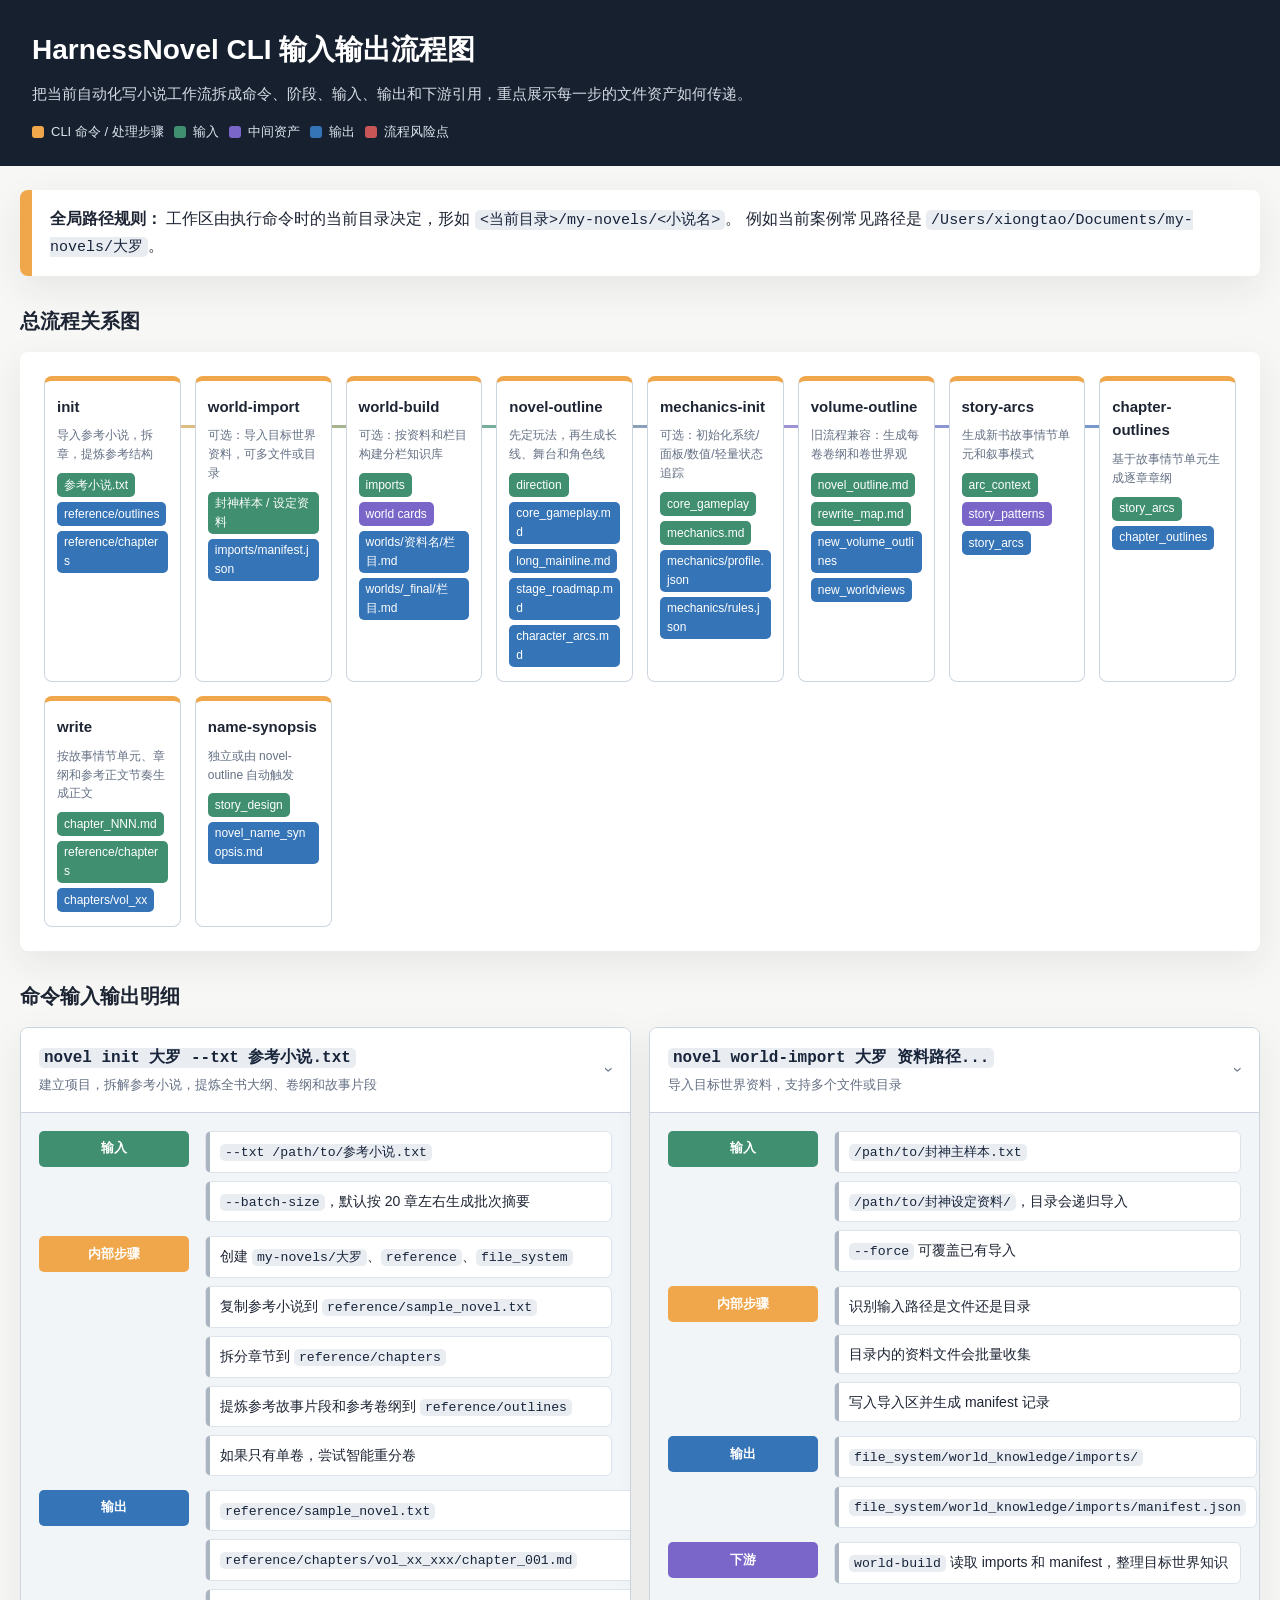
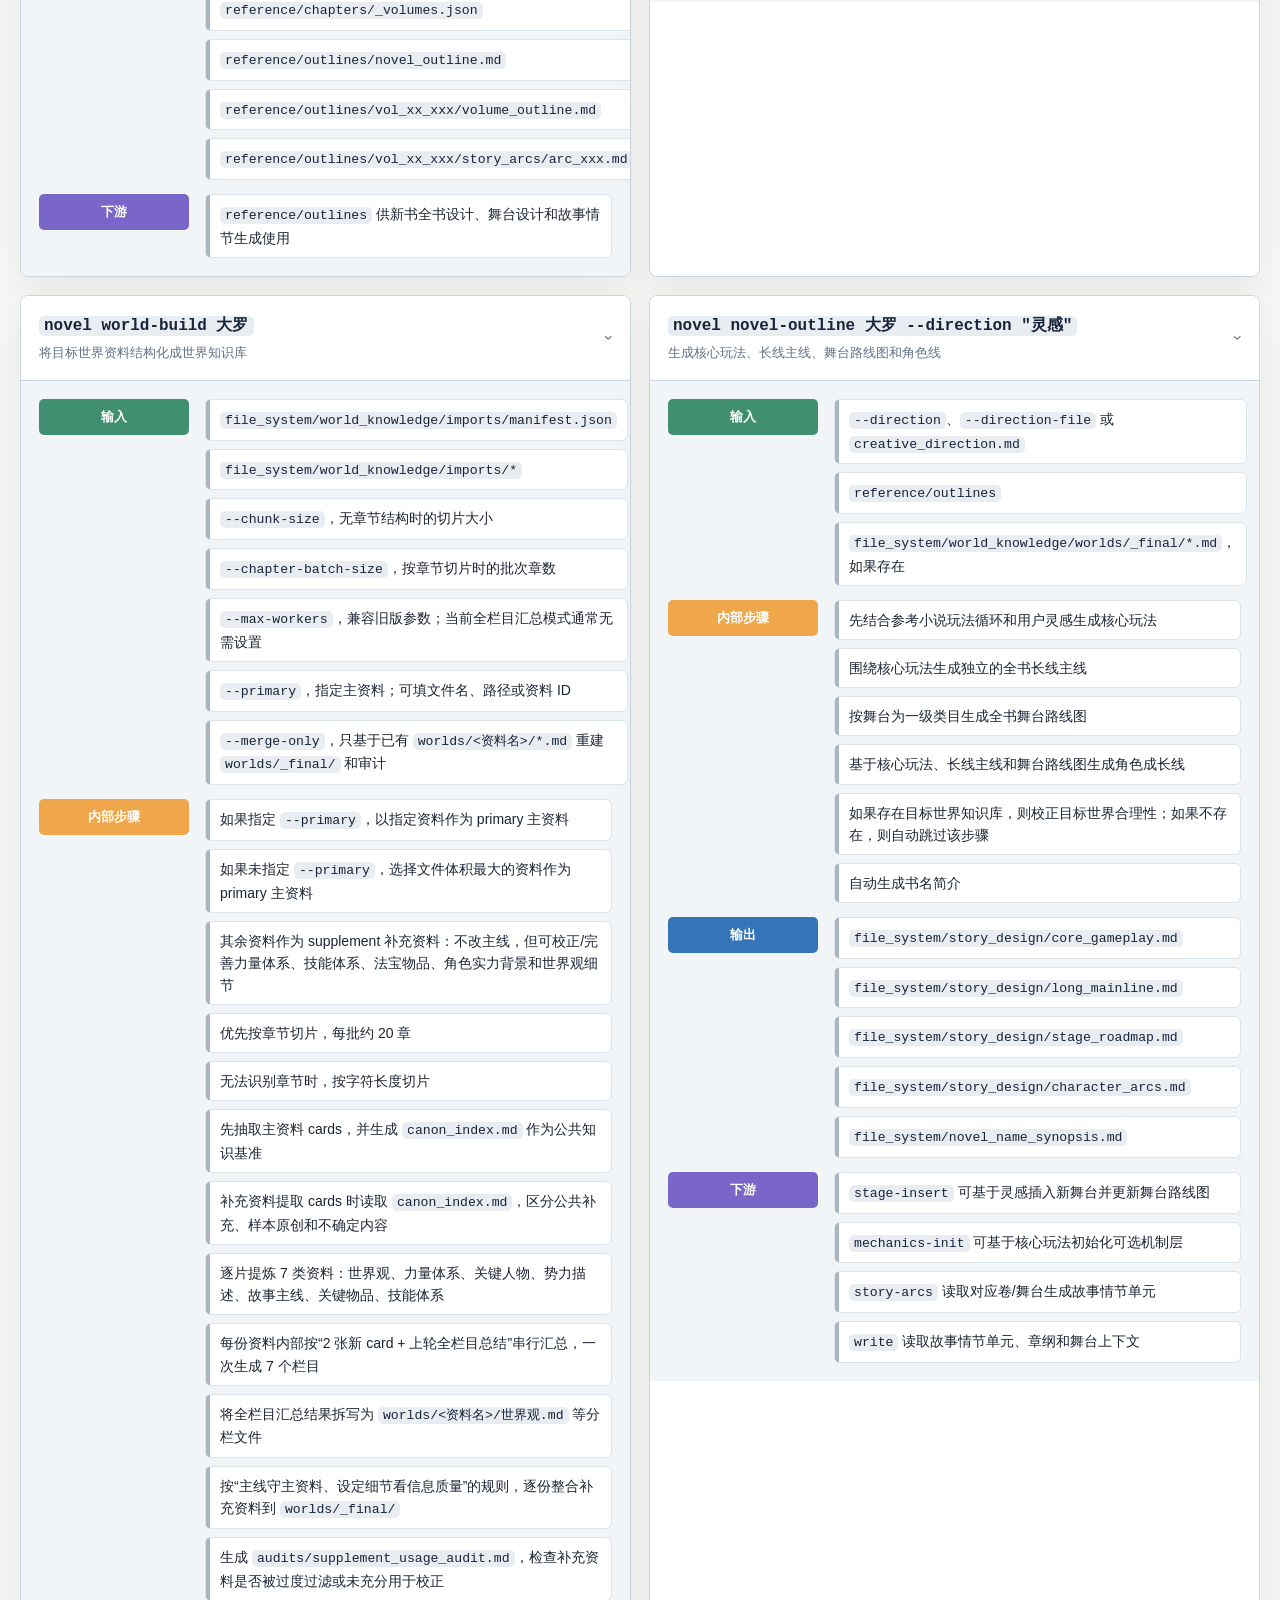
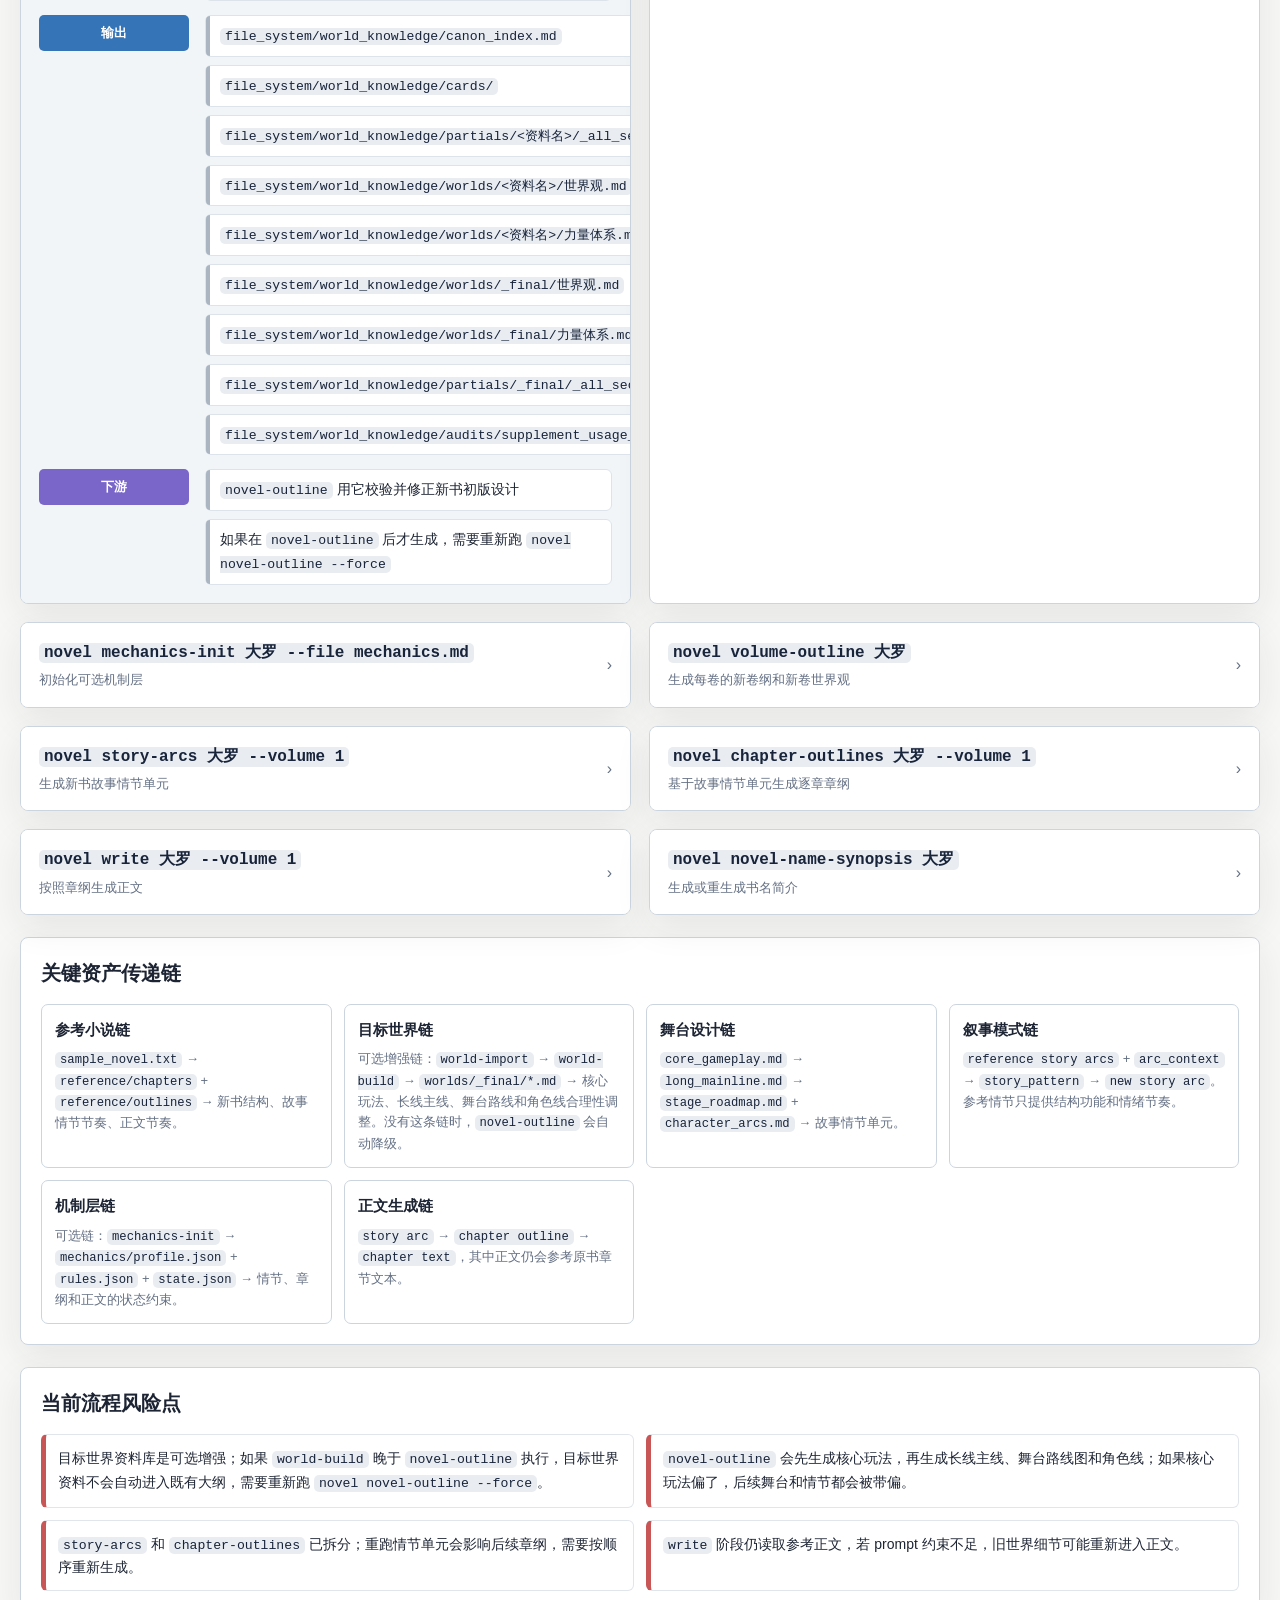
<file: docs/cli_io_mindmap.html>
<!doctype html>
<html lang="zh-CN">
<head>
  <meta charset="utf-8">
  <meta name="viewport" content="width=device-width, initial-scale=1">
  <title>HarnessNovel CLI 输入输出流程图</title>
  <style>
    :root {
      --bg: #f7f8f5;
      --ink: #1d2433;
      --muted: #647084;
      --line: #ccd5df;
      --panel: #ffffff;
      --panel-soft: #f1f5f8;
      --cmd: #f0a64a;
      --input: #3f8f70;
      --mid: #7966c8;
      --output: #3574b7;
      --risk: #c95656;
      --shadow: 0 12px 36px rgba(33, 42, 55, 0.08);
      --radius: 8px;
    }

    * {
      box-sizing: border-box;
    }

    body {
      margin: 0;
      background: var(--bg);
      color: var(--ink);
      font-family: -apple-system, BlinkMacSystemFont, "Segoe UI", "PingFang SC", "Microsoft YaHei", sans-serif;
      line-height: 1.58;
    }

    header {
      background: #17202f;
      color: #fff;
      padding: 28px 32px 24px;
    }

    header h1 {
      margin: 0;
      font-size: 28px;
      font-weight: 760;
    }

    header p {
      margin: 10px 0 0;
      max-width: 980px;
      color: #d4dbe5;
      font-size: 15px;
    }

    main {
      width: min(1320px, calc(100% - 40px));
      margin: 24px auto 56px;
    }

    .note {
      display: grid;
      grid-template-columns: 12px 1fr;
      gap: 14px;
      align-items: stretch;
      background: var(--panel);
      box-shadow: var(--shadow);
      border-radius: var(--radius);
      overflow: hidden;
      margin-bottom: 24px;
    }

    .note::before {
      content: "";
      background: var(--cmd);
    }

    .note .content {
      padding: 16px 18px 16px 4px;
    }

    code {
      font-family: ui-monospace, SFMono-Regular, Menlo, Consolas, monospace;
      font-size: 0.94em;
      color: #18243a;
      background: #e9edf2;
      border-radius: 5px;
      padding: 1px 5px;
    }

    .section-title {
      margin: 30px 0 14px;
      font-size: 20px;
      font-weight: 760;
    }

    .legend {
      display: flex;
      flex-wrap: wrap;
      gap: 10px;
      margin: 16px 0 0;
    }

    .legend span {
      display: inline-flex;
      align-items: center;
      gap: 7px;
      color: #dbe4ed;
      font-size: 13px;
    }

    .legend i {
      width: 12px;
      height: 12px;
      border-radius: 3px;
      display: inline-block;
    }

    .flow-board {
      position: relative;
      background: var(--panel);
      box-shadow: var(--shadow);
      border-radius: var(--radius);
      padding: 24px;
      overflow-x: auto;
    }

    .rail {
      min-width: 1180px;
      display: grid;
      grid-template-columns: repeat(8, 1fr);
      gap: 14px;
      position: relative;
    }

    .rail::before {
      content: "";
      position: absolute;
      top: 49px;
      left: 7%;
      right: 7%;
      height: 3px;
      background: linear-gradient(90deg, var(--cmd), var(--input), var(--mid), var(--output));
      border-radius: 3px;
      opacity: 0.72;
    }

    .flow-node {
      position: relative;
      z-index: 1;
      min-height: 146px;
      background: #fff;
      border: 1px solid var(--line);
      border-top: 5px solid var(--cmd);
      border-radius: var(--radius);
      padding: 14px 12px;
    }

    .flow-node strong {
      display: block;
      font-size: 15px;
      margin-bottom: 8px;
    }

    .flow-node small {
      color: var(--muted);
      display: block;
      font-size: 12px;
    }

    .flow-node .artifacts {
      margin-top: 9px;
      display: grid;
      gap: 5px;
    }

    .pill {
      display: inline-flex;
      align-items: center;
      min-height: 24px;
      width: fit-content;
      max-width: 100%;
      border-radius: 5px;
      padding: 2px 7px;
      font-size: 12px;
      color: #fff;
      overflow-wrap: anywhere;
    }

    .pill.input { background: var(--input); }
    .pill.mid { background: var(--mid); }
    .pill.output { background: var(--output); }
    .pill.risk { background: var(--risk); }

    .mindmap-grid {
      display: grid;
      grid-template-columns: repeat(2, minmax(0, 1fr));
      gap: 18px;
    }

    details.command {
      background: var(--panel);
      border: 1px solid var(--line);
      border-radius: var(--radius);
      box-shadow: var(--shadow);
      overflow: hidden;
    }

    details.command > summary {
      cursor: pointer;
      list-style: none;
      padding: 16px 18px;
      background: #fff;
      display: flex;
      align-items: center;
      justify-content: space-between;
      gap: 16px;
    }

    details.command > summary::-webkit-details-marker {
      display: none;
    }

    .summary-title {
      display: flex;
      flex-direction: column;
      gap: 4px;
    }

    .summary-title strong {
      font-size: 17px;
    }

    .summary-title span {
      color: var(--muted);
      font-size: 13px;
    }

    .chevron {
      flex: 0 0 auto;
      color: var(--muted);
      transition: transform 0.18s ease;
    }

    details[open] .chevron {
      transform: rotate(90deg);
    }

    .command-body {
      border-top: 1px solid var(--line);
      background: var(--panel-soft);
      padding: 18px;
    }

    .branch {
      display: grid;
      grid-template-columns: 150px 1fr;
      gap: 16px;
      align-items: start;
      margin: 0 0 14px;
    }

    .branch:last-child {
      margin-bottom: 0;
    }

    .branch-label {
      min-height: 36px;
      display: flex;
      align-items: center;
      justify-content: center;
      border-radius: 5px;
      color: #fff;
      font-weight: 680;
      font-size: 13px;
    }

    .branch-label.input { background: var(--input); }
    .branch-label.step { background: var(--cmd); }
    .branch-label.mid { background: var(--mid); }
    .branch-label.output { background: var(--output); }
    .branch-label.risk { background: var(--risk); }

    .branch ul {
      margin: 0;
      padding: 0;
      list-style: none;
      display: grid;
      gap: 8px;
    }

    .branch li {
      position: relative;
      background: #fff;
      border: 1px solid #dce3ea;
      border-radius: 6px;
      padding: 8px 10px 8px 14px;
      font-size: 14px;
    }

    .branch li::before {
      content: "";
      position: absolute;
      left: 0;
      top: 0;
      bottom: 0;
      width: 4px;
      background: #aab5c1;
      border-radius: 6px 0 0 6px;
    }

    .chain {
      background: var(--panel);
      border-radius: var(--radius);
      box-shadow: var(--shadow);
      border: 1px solid var(--line);
      padding: 20px;
      margin-top: 22px;
    }

    .chain-grid {
      display: grid;
      grid-template-columns: repeat(4, minmax(0, 1fr));
      gap: 12px;
    }

    .chain-card {
      background: #fff;
      border: 1px solid var(--line);
      border-radius: 7px;
      padding: 13px;
    }

    .chain-card h3 {
      margin: 0 0 8px;
      font-size: 15px;
    }

    .chain-card p {
      margin: 0;
      color: var(--muted);
      font-size: 13px;
    }

    .risk-list {
      display: grid;
      grid-template-columns: repeat(2, minmax(0, 1fr));
      gap: 12px;
      margin-top: 12px;
    }

    .risk-item {
      border-left: 5px solid var(--risk);
      background: #fff;
      border-radius: 6px;
      padding: 12px;
      border-top: 1px solid #e1e6ec;
      border-right: 1px solid #e1e6ec;
      border-bottom: 1px solid #e1e6ec;
      font-size: 14px;
    }

    @media (max-width: 980px) {
      main {
        width: min(100% - 24px, 1320px);
      }

      .mindmap-grid,
      .chain-grid,
      .risk-list {
        grid-template-columns: 1fr;
      }

      .branch {
        grid-template-columns: 1fr;
      }
    }
  </style>
</head>
<body>
  <header>
    <h1>HarnessNovel CLI 输入输出流程图</h1>
    <p>把当前自动化写小说工作流拆成命令、阶段、输入、输出和下游引用，重点展示每一步的文件资产如何传递。</p>
    <div class="legend">
      <span><i style="background: var(--cmd)"></i>CLI 命令 / 处理步骤</span>
      <span><i style="background: var(--input)"></i>输入</span>
      <span><i style="background: var(--mid)"></i>中间资产</span>
      <span><i style="background: var(--output)"></i>输出</span>
      <span><i style="background: var(--risk)"></i>流程风险点</span>
    </div>
  </header>

  <main>
    <section class="note">
      <div class="content">
        <strong>全局路径规则：</strong>
        工作区由执行命令时的当前目录决定，形如 <code>&lt;当前目录&gt;/my-novels/&lt;小说名&gt;</code>。
        例如当前案例常见路径是 <code>/Users/xiongtao/Documents/my-novels/大罗</code>。
      </div>
    </section>

    <h2 class="section-title">总流程关系图</h2>
    <section class="flow-board" aria-label="CLI 总流程">
      <div class="rail">
        <article class="flow-node">
          <strong>init</strong>
          <small>导入参考小说，拆章，提炼参考结构</small>
          <div class="artifacts">
            <span class="pill input">参考小说.txt</span>
            <span class="pill output">reference/outlines</span>
            <span class="pill output">reference/chapters</span>
          </div>
        </article>
        <article class="flow-node">
          <strong>world-import</strong>
          <small>可选：导入目标世界资料，可多文件或目录</small>
          <div class="artifacts">
            <span class="pill input">封神样本 / 设定资料</span>
            <span class="pill output">imports/manifest.json</span>
          </div>
        </article>
        <article class="flow-node">
          <strong>world-build</strong>
          <small>可选：按资料和栏目构建分栏知识库</small>
          <div class="artifacts">
            <span class="pill input">imports</span>
            <span class="pill mid">world cards</span>
            <span class="pill output">worlds/资料名/栏目.md</span>
            <span class="pill output">worlds/_final/栏目.md</span>
          </div>
        </article>
        <article class="flow-node">
          <strong>novel-outline</strong>
          <small>先定玩法，再生成长线、舞台和角色线</small>
          <div class="artifacts">
            <span class="pill input">direction</span>
            <span class="pill output">core_gameplay.md</span>
            <span class="pill output">long_mainline.md</span>
            <span class="pill output">stage_roadmap.md</span>
            <span class="pill output">character_arcs.md</span>
          </div>
        </article>
        <article class="flow-node">
          <strong>mechanics-init</strong>
          <small>可选：初始化系统/面板/数值/轻量状态追踪</small>
          <div class="artifacts">
            <span class="pill input">core_gameplay</span>
            <span class="pill input">mechanics.md</span>
            <span class="pill output">mechanics/profile.json</span>
            <span class="pill output">mechanics/rules.json</span>
          </div>
        </article>
        <article class="flow-node">
          <strong>volume-outline</strong>
          <small>旧流程兼容：生成每卷卷纲和卷世界观</small>
          <div class="artifacts">
            <span class="pill input">novel_outline.md</span>
            <span class="pill input">rewrite_map.md</span>
            <span class="pill output">new_volume_outlines</span>
            <span class="pill output">new_worldviews</span>
          </div>
        </article>
        <article class="flow-node">
          <strong>story-arcs</strong>
          <small>生成新书故事情节单元和叙事模式</small>
          <div class="artifacts">
            <span class="pill input">arc_context</span>
            <span class="pill mid">story_patterns</span>
            <span class="pill output">story_arcs</span>
          </div>
        </article>
        <article class="flow-node">
          <strong>chapter-outlines</strong>
          <small>基于故事情节单元生成逐章章纲</small>
          <div class="artifacts">
            <span class="pill input">story_arcs</span>
            <span class="pill output">chapter_outlines</span>
          </div>
        </article>
        <article class="flow-node">
          <strong>write</strong>
          <small>按故事情节单元、章纲和参考正文节奏生成正文</small>
          <div class="artifacts">
            <span class="pill input">chapter_NNN.md</span>
            <span class="pill input">reference/chapters</span>
            <span class="pill output">chapters/vol_xx</span>
          </div>
        </article>
        <article class="flow-node">
          <strong>name-synopsis</strong>
          <small>独立或由 novel-outline 自动触发</small>
          <div class="artifacts">
            <span class="pill input">story_design</span>
            <span class="pill output">novel_name_synopsis.md</span>
          </div>
        </article>
      </div>
    </section>

    <h2 class="section-title">命令输入输出明细</h2>
    <section class="mindmap-grid">
      <details class="command" open>
        <summary>
          <span class="summary-title">
            <strong><code>novel init 大罗 --txt 参考小说.txt</code></strong>
            <span>建立项目，拆解参考小说，提炼全书大纲、卷纲和故事片段</span>
          </span>
          <span class="chevron">›</span>
        </summary>
        <div class="command-body">
          <div class="branch">
            <div class="branch-label input">输入</div>
            <ul>
              <li><code>--txt /path/to/参考小说.txt</code></li>
              <li><code>--batch-size</code>，默认按 20 章左右生成批次摘要</li>
            </ul>
          </div>
          <div class="branch">
            <div class="branch-label step">内部步骤</div>
            <ul>
              <li>创建 <code>my-novels/大罗</code>、<code>reference</code>、<code>file_system</code></li>
              <li>复制参考小说到 <code>reference/sample_novel.txt</code></li>
              <li>拆分章节到 <code>reference/chapters</code></li>
              <li>提炼参考故事片段和参考卷纲到 <code>reference/outlines</code></li>
              <li>如果只有单卷，尝试智能重分卷</li>
            </ul>
          </div>
          <div class="branch">
            <div class="branch-label output">输出</div>
            <ul>
              <li><code>reference/sample_novel.txt</code></li>
              <li><code>reference/chapters/vol_xx_xxx/chapter_001.md</code></li>
              <li><code>reference/chapters/_volumes.json</code></li>
              <li><code>reference/outlines/novel_outline.md</code></li>
              <li><code>reference/outlines/vol_xx_xxx/volume_outline.md</code></li>
              <li><code>reference/outlines/vol_xx_xxx/story_arcs/arc_xxx.md</code></li>
            </ul>
          </div>
          <div class="branch">
            <div class="branch-label mid">下游</div>
            <ul>
              <li><code>reference/outlines</code> 供新书全书设计、舞台设计和故事情节生成使用</li>
            </ul>
          </div>
        </div>
      </details>

      <details class="command" open>
        <summary>
          <span class="summary-title">
            <strong><code>novel world-import 大罗 资料路径...</code></strong>
            <span>导入目标世界资料，支持多个文件或目录</span>
          </span>
          <span class="chevron">›</span>
        </summary>
        <div class="command-body">
          <div class="branch">
            <div class="branch-label input">输入</div>
            <ul>
              <li><code>/path/to/封神主样本.txt</code></li>
              <li><code>/path/to/封神设定资料/</code>，目录会递归导入</li>
              <li><code>--force</code> 可覆盖已有导入</li>
            </ul>
          </div>
          <div class="branch">
            <div class="branch-label step">内部步骤</div>
            <ul>
              <li>识别输入路径是文件还是目录</li>
              <li>目录内的资料文件会批量收集</li>
              <li>写入导入区并生成 manifest 记录</li>
            </ul>
          </div>
          <div class="branch">
            <div class="branch-label output">输出</div>
            <ul>
              <li><code>file_system/world_knowledge/imports/</code></li>
              <li><code>file_system/world_knowledge/imports/manifest.json</code></li>
            </ul>
          </div>
          <div class="branch">
            <div class="branch-label mid">下游</div>
            <ul>
              <li><code>world-build</code> 读取 imports 和 manifest，整理目标世界知识</li>
            </ul>
          </div>
        </div>
      </details>

      <details class="command" open>
        <summary>
          <span class="summary-title">
            <strong><code>novel world-build 大罗</code></strong>
            <span>将目标世界资料结构化成世界知识库</span>
          </span>
          <span class="chevron">›</span>
        </summary>
        <div class="command-body">
          <div class="branch">
            <div class="branch-label input">输入</div>
            <ul>
              <li><code>file_system/world_knowledge/imports/manifest.json</code></li>
              <li><code>file_system/world_knowledge/imports/*</code></li>
              <li><code>--chunk-size</code>，无章节结构时的切片大小</li>
              <li><code>--chapter-batch-size</code>，按章节切片时的批次章数</li>
              <li><code>--max-workers</code>，兼容旧版参数；当前全栏目汇总模式通常无需设置</li>
              <li><code>--primary</code>，指定主资料；可填文件名、路径或资料 ID</li>
              <li><code>--merge-only</code>，只基于已有 <code>worlds/&lt;资料名&gt;/*.md</code> 重建 <code>worlds/_final/</code> 和审计</li>
            </ul>
          </div>
          <div class="branch">
            <div class="branch-label step">内部步骤</div>
            <ul>
              <li>如果指定 <code>--primary</code>，以指定资料作为 primary 主资料</li>
              <li>如果未指定 <code>--primary</code>，选择文件体积最大的资料作为 primary 主资料</li>
              <li>其余资料作为 supplement 补充资料：不改主线，但可校正/完善力量体系、技能体系、法宝物品、角色实力背景和世界观细节</li>
              <li>优先按章节切片，每批约 20 章</li>
              <li>无法识别章节时，按字符长度切片</li>
              <li>先抽取主资料 cards，并生成 <code>canon_index.md</code> 作为公共知识基准</li>
              <li>补充资料提取 cards 时读取 <code>canon_index.md</code>，区分公共补充、样本原创和不确定内容</li>
              <li>逐片提炼 7 类资料：世界观、力量体系、关键人物、势力描述、故事主线、关键物品、技能体系</li>
              <li>每份资料内部按“2 张新 card + 上轮全栏目总结”串行汇总，一次生成 7 个栏目</li>
              <li>将全栏目汇总结果拆写为 <code>worlds/&lt;资料名&gt;/世界观.md</code> 等分栏文件</li>
              <li>按“主线守主资料、设定细节看信息质量”的规则，逐份整合补充资料到 <code>worlds/_final/</code></li>
              <li>生成 <code>audits/supplement_usage_audit.md</code>，检查补充资料是否被过度过滤或未充分用于校正</li>
            </ul>
          </div>
          <div class="branch">
            <div class="branch-label output">输出</div>
            <ul>
              <li><code>file_system/world_knowledge/canon_index.md</code></li>
              <li><code>file_system/world_knowledge/cards/</code></li>
              <li><code>file_system/world_knowledge/partials/&lt;资料名&gt;/_all_sections/partial_001.md</code></li>
              <li><code>file_system/world_knowledge/worlds/&lt;资料名&gt;/世界观.md</code></li>
              <li><code>file_system/world_knowledge/worlds/&lt;资料名&gt;/力量体系.md</code></li>
              <li><code>file_system/world_knowledge/worlds/_final/世界观.md</code></li>
              <li><code>file_system/world_knowledge/worlds/_final/力量体系.md</code></li>
              <li><code>file_system/world_knowledge/partials/_final/_all_sections/integrated_001_xxx.md</code></li>
              <li><code>file_system/world_knowledge/audits/supplement_usage_audit.md</code></li>
            </ul>
          </div>
          <div class="branch">
            <div class="branch-label mid">下游</div>
            <ul>
              <li><code>novel-outline</code> 用它校验并修正新书初版设计</li>
              <li>如果在 <code>novel-outline</code> 后才生成，需要重新跑 <code>novel novel-outline --force</code></li>
            </ul>
          </div>
        </div>
      </details>

      <details class="command" open>
        <summary>
          <span class="summary-title">
            <strong><code>novel novel-outline 大罗 --direction "灵感"</code></strong>
            <span>生成核心玩法、长线主线、舞台路线图和角色线</span>
          </span>
          <span class="chevron">›</span>
        </summary>
        <div class="command-body">
          <div class="branch">
            <div class="branch-label input">输入</div>
            <ul>
              <li><code>--direction</code>、<code>--direction-file</code> 或 <code>creative_direction.md</code></li>
              <li><code>reference/outlines</code></li>
              <li><code>file_system/world_knowledge/worlds/_final/*.md</code>，如果存在</li>
            </ul>
          </div>
          <div class="branch">
            <div class="branch-label step">内部步骤</div>
            <ul>
              <li>先结合参考小说玩法循环和用户灵感生成核心玩法</li>
              <li>围绕核心玩法生成独立的全书长线主线</li>
              <li>按舞台为一级类目生成全书舞台路线图</li>
              <li>基于核心玩法、长线主线和舞台路线图生成角色成长线</li>
              <li>如果存在目标世界知识库，则校正目标世界合理性；如果不存在，则自动跳过该步骤</li>
              <li>自动生成书名简介</li>
            </ul>
          </div>
          <div class="branch">
            <div class="branch-label output">输出</div>
            <ul>
              <li><code>file_system/story_design/core_gameplay.md</code></li>
              <li><code>file_system/story_design/long_mainline.md</code></li>
              <li><code>file_system/story_design/stage_roadmap.md</code></li>
              <li><code>file_system/story_design/character_arcs.md</code></li>
              <li><code>file_system/novel_name_synopsis.md</code></li>
            </ul>
          </div>
          <div class="branch">
            <div class="branch-label mid">下游</div>
            <ul>
              <li><code>stage-insert</code> 可基于灵感插入新舞台并更新舞台路线图</li>
              <li><code>mechanics-init</code> 可基于核心玩法初始化可选机制层</li>
              <li><code>story-arcs</code> 读取对应卷/舞台生成故事情节单元</li>
              <li><code>write</code> 读取故事情节单元、章纲和舞台上下文</li>
            </ul>
          </div>
        </div>
      </details>

      <details class="command">
        <summary>
          <span class="summary-title">
            <strong><code>novel mechanics-init 大罗 --file mechanics.md</code></strong>
            <span>初始化可选机制层</span>
          </span>
          <span class="chevron">›</span>
        </summary>
        <div class="command-body">
          <div class="branch">
            <div class="branch-label input">输入</div>
            <ul>
              <li><code>--file</code> 机制设定文件，优先级最高</li>
              <li><code>--direction</code> 或 <code>--direction-file</code> 机制方向</li>
              <li><code>file_system/story_design/core_gameplay.md</code></li>
              <li><code>file_system/story_design/long_mainline.md</code></li>
              <li><code>file_system/story_design/stage_roadmap.md</code></li>
              <li><code>file_system/story_design/character_arcs.md</code></li>
            </ul>
          </div>
          <div class="branch">
            <div class="branch-label step">内部步骤</div>
            <ul>
              <li>判断机制层模式：<code>none</code>、<code>light_state</code>、<code>explicit_mechanics</code></li>
              <li>用户提供机制设定时优先遵守；否则根据核心玩法自动判断</li>
              <li>生成规则、初始状态和展示边界</li>
              <li><code>--none</code> 可显式关闭机制层</li>
            </ul>
          </div>
          <div class="branch">
            <div class="branch-label output">输出</div>
            <ul>
              <li><code>file_system/mechanics/profile.json</code></li>
              <li><code>file_system/mechanics/design.md</code></li>
              <li><code>file_system/mechanics/rules.json</code></li>
              <li><code>file_system/mechanics/state.json</code></li>
            </ul>
          </div>
          <div class="branch">
            <div class="branch-label mid">下游</div>
            <ul>
              <li><code>story-arcs</code> 读取机制层边界到 <code>arc_context</code></li>
              <li><code>chapter-outlines</code> 可输出机制事件草案，但不自行计算数值</li>
              <li><code>write</code> 读取机制层状态和规则；未启用时自动忽略</li>
            </ul>
          </div>
        </div>
      </details>

      <details class="command">
        <summary>
          <span class="summary-title">
            <strong><code>novel volume-outline 大罗</code></strong>
            <span>生成每卷的新卷纲和新卷世界观</span>
          </span>
          <span class="chevron">›</span>
        </summary>
        <div class="command-body">
          <div class="branch">
            <div class="branch-label input">输入</div>
            <ul>
              <li><code>file_system/novel_outline.md</code></li>
              <li><code>file_system/new_novel_worldview.md</code></li>
              <li><code>file_system/adaptation/rewrite_map.md</code></li>
              <li><code>reference/outlines/vol_xx_xxx</code></li>
              <li><code>--volume</code> 可指定单卷</li>
              <li><code>--direction</code> 可补充本次卷纲方向</li>
            </ul>
          </div>
          <div class="branch">
            <div class="branch-label step">内部步骤</div>
            <ul>
              <li>读取参考卷结构和新书总设计</li>
              <li>如果映射表缺失，尝试自动补生成</li>
              <li>生成单卷新大纲</li>
              <li>基于单卷大纲生成单卷世界观</li>
              <li>汇总所有分卷大纲</li>
            </ul>
          </div>
          <div class="branch">
            <div class="branch-label output">输出</div>
            <ul>
              <li><code>file_system/new_volume_outlines/vol_01_outline.md</code></li>
              <li><code>file_system/new_worldviews/vol_01_worldview.md</code></li>
              <li><code>file_system/volume_outline.md</code></li>
            </ul>
          </div>
          <div class="branch">
            <div class="branch-label mid">下游</div>
            <ul>
              <li><code>story-arcs</code> 用本卷大纲和本卷世界观生成故事情节单元</li>
              <li><code>chapter-outlines</code> 基于故事情节单元生成章纲</li>
              <li><code>write</code> 用本卷大纲和本卷世界观约束正文</li>
            </ul>
          </div>
        </div>
      </details>

      <details class="command">
        <summary>
          <span class="summary-title">
            <strong><code>novel story-arcs 大罗 --volume 1</code></strong>
            <span>生成新书故事情节单元</span>
          </span>
          <span class="chevron">›</span>
        </summary>
        <div class="command-body">
          <div class="branch">
            <div class="branch-label input">输入</div>
            <ul>
              <li><code>file_system/story_design/core_gameplay.md</code></li>
              <li><code>file_system/story_design/long_mainline.md</code></li>
              <li><code>file_system/story_design/stage_roadmap.md</code> 中的对应卷/舞台</li>
              <li><code>file_system/story_design/character_arcs.md</code></li>
              <li><code>file_system/mechanics</code>，如果已初始化</li>
              <li><code>reference/outlines/vol_xx_xxx/story_arcs/arc_xxx.md</code></li>
              <li>旧工作区可回退读取 <code>reference/outlines/vol_xx_xxx/batch_xxx.md</code></li>
              <li>本阶段不读取 <code>reference/chapters</code> 正文</li>
            </ul>
          </div>
          <div class="branch">
            <div class="branch-label step">多步流程</div>
            <ul>
              <li>从当前舞台的 <code>预计章节数</code> 推断本舞台总章数</li>
              <li>按默认约 5 章一个单元规划新书故事情节单元</li>
              <li>生成或复用当前舞台 <code>arc_context</code>，压缩玩法、长线、舞台、角色和机制层约束</li>
              <li>默认选取一个参考故事情节作为叙事样本，并抽象为 <code>story_pattern</code></li>
              <li>基于 <code>arc_context + story_pattern + 前序新书情节</code> 生成新书故事情节单元</li>
              <li>写入故事情节索引，供章纲和正文阶段读取</li>
            </ul>
          </div>
          <div class="branch">
            <div class="branch-label output">输出</div>
            <ul>
              <li><code>file_system/adaptation/arc_contexts/vol_xx_context.md</code></li>
              <li><code>file_system/adaptation/story_patterns/vol_xx/arc_xxx.md</code></li>
              <li><code>file_system/story_arcs/vol_xx/arc_xxx_ch001_005.md</code></li>
              <li><code>file_system/story_arcs/vol_xx/arcs_index.json</code></li>
            </ul>
          </div>
          <div class="branch">
            <div class="branch-label mid">语义说明</div>
            <ul>
              <li>日志中的参考章节范围表示“叙事模式来源”，不是新书章节与参考章节的一一对应</li>
              <li><code>story_pattern</code> 只保留情节功能、冲突结构、情绪节奏、爽点机制和钩子方式</li>
              <li>当前流程中一卷对应一个舞台；<code>--stage</code> 只是 <code>--volume</code> 的兼容别名，不表示卷内 stage</li>
            </ul>
          </div>
          <div class="branch">
            <div class="branch-label mid">下游</div>
            <ul>
              <li><code>file_system/story_arcs</code> 作为章纲生成的情节蓝图</li>
              <li><code>file_system/story_arcs</code> 也会作为正文生成的情节背景</li>
            </ul>
          </div>
        </div>
      </details>

      <details class="command">
        <summary>
          <span class="summary-title">
            <strong><code>novel chapter-outlines 大罗 --volume 1</code></strong>
            <span>基于故事情节单元生成逐章章纲</span>
          </span>
          <span class="chevron">›</span>
        </summary>
        <div class="command-body">
          <div class="branch">
            <div class="branch-label input">输入</div>
            <ul>
              <li><code>file_system/story_arcs/vol_xx/arc_xxx.md</code></li>
              <li><code>file_system/story_design/stage_roadmap.md</code> 中的对应卷/舞台</li>
              <li><code>file_system/mechanics</code>，如果已初始化</li>
              <li>前两章章纲，如果存在</li>
            </ul>
          </div>
          <div class="branch">
            <div class="branch-label step">内部步骤</div>
            <ul>
              <li>读取已生成的故事情节单元</li>
              <li>读取机制层；启用时章纲可输出机制事件草案，但不自行计算最终数值</li>
              <li>按故事情节单元覆盖的章节范围逐章生成章纲</li>
              <li>每章读取前两章章纲，保持小范围连续性</li>
              <li>如果故事情节单元缺失，会提示先运行 <code>story-arcs</code></li>
            </ul>
          </div>
          <div class="branch">
            <div class="branch-label output">输出</div>
            <ul>
              <li><code>file_system/chapter_outlines</code> 作为正文生成的直接蓝图</li>
            </ul>
          </div>
        </div>
      </details>

      <details class="command">
        <summary>
          <span class="summary-title">
            <strong><code>novel write 大罗 --volume 1</code></strong>
            <span>按照章纲生成正文</span>
          </span>
          <span class="chevron">›</span>
        </summary>
        <div class="command-body">
          <div class="branch">
            <div class="branch-label input">输入</div>
            <ul>
              <li><code>file_system/chapter_outlines/vol_xx/chapter_NNN.md</code></li>
              <li><code>file_system/story_arcs/vol_xx/arc_xxx.md</code></li>
              <li><code>file_system/story_design/stage_roadmap.md</code> 中的对应卷/舞台</li>
              <li><code>file_system/story_design/long_mainline.md</code></li>
              <li><code>file_system/mechanics</code>，如果已初始化</li>
              <li>旧工作区可回退读取 <code>file_system/outlines/vol_xx/batch_XXX_YYY.md</code></li>
              <li>旧工作区可回退读取 <code>file_system/new_volume_outlines/vol_xx_outline.md</code> 和 <code>file_system/new_worldviews/vol_xx_worldview.md</code></li>
              <li>旧工作区可选读取 <code>file_system/adaptation/rewrite_map.md</code></li>
              <li><code>reference/chapters</code> 中按比例匹配的参考章节</li>
              <li>前两章正文，如果存在</li>
              <li><code>core/system_prompt.md</code> 和 <code>core/agents.md</code></li>
            </ul>
          </div>
          <div class="branch">
            <div class="branch-label step">内部步骤</div>
            <ul>
              <li>确定要生成的章节范围，支持 <code>--start</code> 和 <code>--max</code></li>
              <li>读取章纲、故事情节单元、当前舞台、长线边界和机制层约束</li>
              <li>读取对应参考章节作为节奏和写法样本</li>
              <li>调用正文生成模型</li>
              <li>写入章节正文</li>
            </ul>
          </div>
          <div class="branch">
            <div class="branch-label output">输出</div>
            <ul>
              <li><code>file_system/chapters/vol_xx/001_第1章.md</code></li>
              <li><code>file_system/chapters/vol_xx/002_第2章.md</code></li>
            </ul>
          </div>
          <div class="branch">
            <div class="branch-label risk">注意点</div>
            <ul>
              <li>正文阶段仍会读取参考章节文本作为写法样本，需要依赖章纲和当前舞台约束避免照搬</li>
              <li>静态关键词残留扫描已停用；后续若恢复审计，应改为剧情合理性审计</li>
            </ul>
          </div>
        </div>
      </details>

      <details class="command">
        <summary>
          <span class="summary-title">
            <strong><code>novel novel-name-synopsis 大罗</code></strong>
            <span>生成或重生成书名简介</span>
          </span>
          <span class="chevron">›</span>
        </summary>
        <div class="command-body">
          <div class="branch">
            <div class="branch-label input">输入</div>
            <ul>
              <li><code>file_system/story_design/core_gameplay.md</code></li>
              <li><code>file_system/story_design/long_mainline.md</code></li>
              <li><code>file_system/story_design/stage_roadmap.md</code></li>
              <li><code>file_system/story_design/character_arcs.md</code></li>
              <li><code>creative_direction.md</code></li>
            </ul>
          </div>
          <div class="branch">
            <div class="branch-label step">内部步骤</div>
            <ul>
              <li>根据核心玩法、长线主线、舞台路线图、角色线和灵感生成书名、简介、卖点</li>
              <li><code>novel-outline</code> 当前会自动触发一次本能力</li>
            </ul>
          </div>
          <div class="branch">
            <div class="branch-label output">输出</div>
            <ul>
              <li><code>file_system/novel_name_synopsis.md</code></li>
            </ul>
          </div>
        </div>
      </details>
    </section>

    <section class="chain">
      <h2 class="section-title" style="margin-top:0">关键资产传递链</h2>
      <div class="chain-grid">
        <article class="chain-card">
          <h3>参考小说链</h3>
          <p><code>sample_novel.txt</code> → <code>reference/chapters</code> + <code>reference/outlines</code> → 新书结构、故事情节节奏、正文节奏。</p>
        </article>
        <article class="chain-card">
          <h3>目标世界链</h3>
          <p>可选增强链：<code>world-import</code> → <code>world-build</code> → <code>worlds/_final/*.md</code> → 核心玩法、长线主线、舞台路线和角色线合理性调整。没有这条链时，<code>novel-outline</code> 会自动降级。</p>
        </article>
        <article class="chain-card">
          <h3>舞台设计链</h3>
          <p><code>core_gameplay.md</code> → <code>long_mainline.md</code> → <code>stage_roadmap.md</code> + <code>character_arcs.md</code> → 故事情节单元。</p>
        </article>
        <article class="chain-card">
          <h3>叙事模式链</h3>
          <p><code>reference story arcs</code> + <code>arc_context</code> → <code>story_pattern</code> → <code>new story arc</code>。参考情节只提供结构功能和情绪节奏。</p>
        </article>
        <article class="chain-card">
          <h3>机制层链</h3>
          <p>可选链：<code>mechanics-init</code> → <code>mechanics/profile.json</code> + <code>rules.json</code> + <code>state.json</code> → 情节、章纲和正文的状态约束。</p>
        </article>
        <article class="chain-card">
          <h3>正文生成链</h3>
          <p><code>story arc</code> → <code>chapter outline</code> → <code>chapter text</code>，其中正文仍会参考原书章节文本。</p>
        </article>
      </div>
    </section>

    <section class="chain">
      <h2 class="section-title" style="margin-top:0">当前流程风险点</h2>
      <div class="risk-list">
        <div class="risk-item">目标世界资料库是可选增强；如果 <code>world-build</code> 晚于 <code>novel-outline</code> 执行，目标世界资料不会自动进入既有大纲，需要重新跑 <code>novel novel-outline --force</code>。</div>
        <div class="risk-item"><code>novel-outline</code> 会先生成核心玩法，再生成长线主线、舞台路线图和角色线；如果核心玩法偏了，后续舞台和情节都会被带偏。</div>
        <div class="risk-item"><code>story-arcs</code> 和 <code>chapter-outlines</code> 已拆分；重跑情节单元会影响后续章纲，需要按顺序重新生成。</div>
        <div class="risk-item"><code>write</code> 阶段仍读取参考正文，若 prompt 约束不足，旧世界细节可能重新进入正文。</div>
      </div>
    </section>
  </main>
</body>
</html>
</file>
